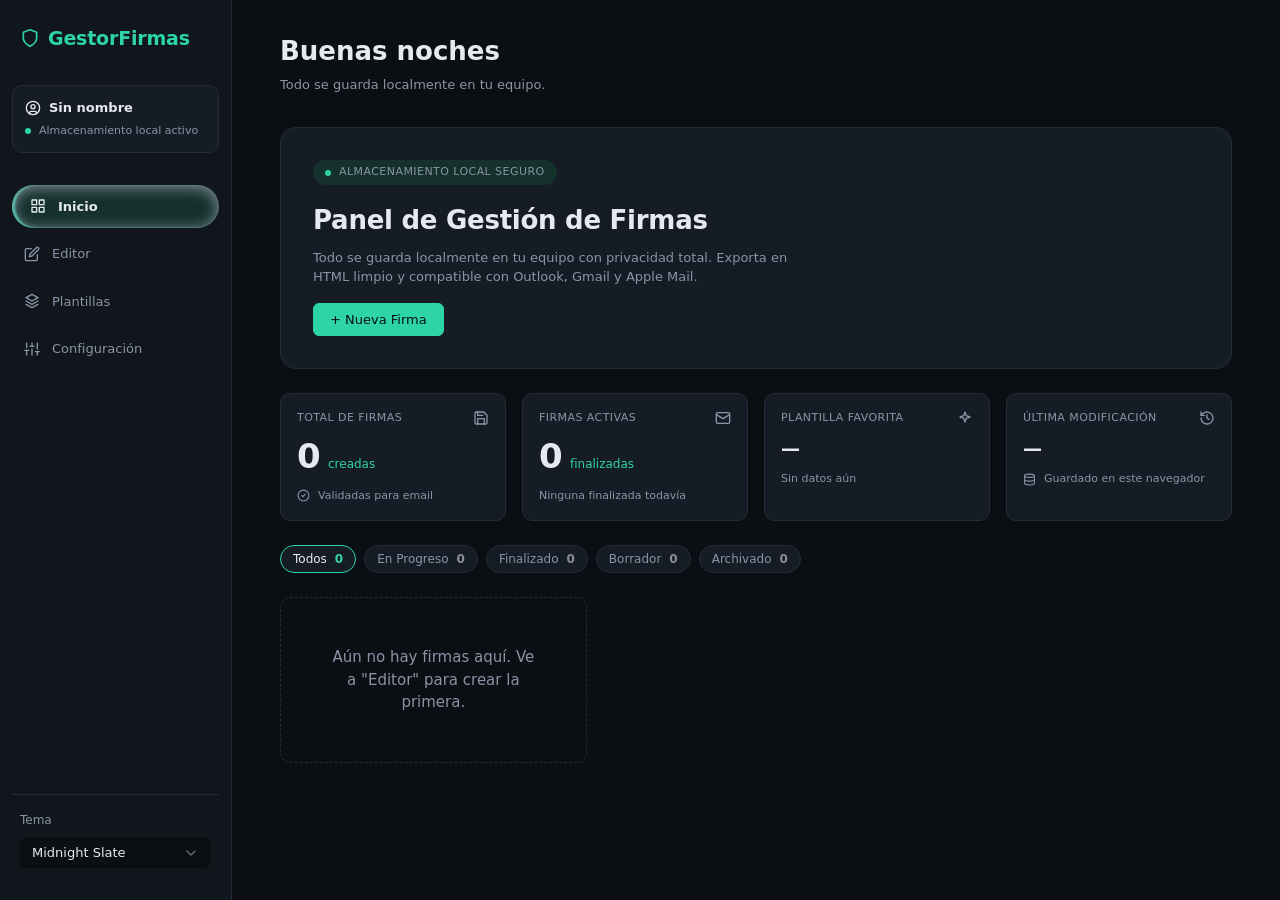
<file: index.html>
<!DOCTYPE html>
<html lang="es" data-theme="minimal">
<head>
<meta charset="UTF-8" />
<meta name="viewport" content="width=device-width, initial-scale=1.0" />
<title>Gestor de Firmas</title>
<link rel="stylesheet" href="css/tokens.css" />
<link rel="stylesheet" href="css/layout.css" />
<link rel="stylesheet" href="css/theme-minimal.css" />
<link rel="stylesheet" href="css/theme-glass.css" />
<link rel="stylesheet" href="css/theme-modern.css" />
<link rel="stylesheet" href="css/theme-blush.css">
<link rel="stylesheet" href="css/theme-ink.css">
<link rel="stylesheet" href="css/theme-aurora.css">
<link rel="stylesheet" href="css/theme-ocean.css">
</head>
<body>

<!--
  SPRITE DE ÍCONOS
  Todos los íconos SVG viven aquí una sola vez, escondidos. Después se usan
  en cualquier parte con:  <svg class="icon"><use href="#i-editor"></use></svg>
  Ventaja: no repites el código del ícono 10 veces, y no hay dependencias
  externas (nada de CDN). Si quieres cambiar un ícono, lo cambias solo aquí.
  Todos usan stroke="currentColor" para que tomen el color del texto que los rodea.
-->
<svg width="0" height="0" style="position:absolute" aria-hidden="true">
  <defs>
    <symbol id="i-usuario" viewBox="0 0 24 24" fill="none" stroke="currentColor" stroke-width="2" stroke-linecap="round" stroke-linejoin="round">
      <circle cx="12" cy="12" r="10"/>
      <circle cx="12" cy="10" r="3"/>
      <path d="M7 20.662V19a2 2 0 0 1 2-2h6a2 2 0 0 1 2 2v1.662"/>
    </symbol>
    <symbol id="i-dashboard" viewBox="0 0 24 24" fill="none" stroke="currentColor" stroke-width="2" stroke-linecap="round" stroke-linejoin="round">
      <rect x="3" y="3" width="7" height="7"/><rect x="14" y="3" width="7" height="7"/>
      <rect x="14" y="14" width="7" height="7"/><rect x="3" y="14" width="7" height="7"/>
    </symbol>
    <symbol id="i-editor" viewBox="0 0 24 24" fill="none" stroke="currentColor" stroke-width="2" stroke-linecap="round" stroke-linejoin="round">
      <path d="M11 4H4a2 2 0 0 0-2 2v14a2 2 0 0 0 2 2h14a2 2 0 0 0 2-2v-7"/>
      <path d="M18.5 2.5a2.12 2.12 0 0 1 3 3L12 15l-4 1 1-4Z"/>
    </symbol>
    <symbol id="i-plantillas" viewBox="0 0 24 24" fill="none" stroke="currentColor" stroke-width="2" stroke-linecap="round" stroke-linejoin="round">
      <path d="m12 2 9 5-9 5-9-5 9-5Z"/><path d="m3 17 9 5 9-5"/><path d="m3 12 9 5 9-5"/>
    </symbol>
    <symbol id="i-config" viewBox="0 0 24 24" fill="none" stroke="currentColor" stroke-width="2" stroke-linecap="round" stroke-linejoin="round">
      <line x1="4" y1="21" x2="4" y2="14"/><line x1="4" y1="10" x2="4" y2="3"/>
      <line x1="12" y1="21" x2="12" y2="12"/><line x1="12" y1="8" x2="12" y2="3"/>
      <line x1="20" y1="21" x2="20" y2="16"/><line x1="20" y1="12" x2="20" y2="3"/>
      <line x1="1" y1="14" x2="7" y2="14"/><line x1="9" y1="8" x2="15" y2="8"/><line x1="17" y1="16" x2="23" y2="16"/>
    </symbol>
    <symbol id="i-total" viewBox="0 0 24 24" fill="none" stroke="currentColor" stroke-width="2" stroke-linecap="round" stroke-linejoin="round">
      <path d="M19 21H5a2 2 0 0 1-2-2V5a2 2 0 0 1 2-2h11l5 5v11a2 2 0 0 1-2 2Z"/>
      <path d="M17 21v-8H7v8"/><path d="M7 3v5h8"/>
    </symbol>
    <symbol id="i-activas" viewBox="0 0 24 24" fill="none" stroke="currentColor" stroke-width="2" stroke-linecap="round" stroke-linejoin="round">
      <rect x="2" y="4" width="20" height="16" rx="2"/><path d="m22 7-10 6L2 7"/>
    </symbol>
    <symbol id="i-favorita" viewBox="0 0 24 24" fill="none" stroke="currentColor" stroke-width="2" stroke-linecap="round" stroke-linejoin="round">
      <path d="M12 3 13.9 8.6 19.5 10.5 13.9 12.4 12 18 10.1 12.4 4.5 10.5 10.1 8.6 12 3Z"/>
    </symbol>
    <symbol id="i-reloj" viewBox="0 0 24 24" fill="none" stroke="currentColor" stroke-width="2" stroke-linecap="round" stroke-linejoin="round">
      <path d="M3 12a9 9 0 1 0 3-6.7L3 8"/><path d="M3 3v5h5"/><path d="M12 7v5l3 2"/>
    </symbol>
    <symbol id="i-check" viewBox="0 0 24 24" fill="none" stroke="currentColor" stroke-width="2" stroke-linecap="round" stroke-linejoin="round">
      <circle cx="12" cy="12" r="10"/><path d="m9 12 2 2 4-4"/>
    </symbol>
    <symbol id="i-escudo" viewBox="0 0 24 24" fill="none" stroke="currentColor" stroke-width="2" stroke-linecap="round" stroke-linejoin="round">
      <path d="M12 22s8-4 8-10V5l-8-3-8 3v7c0 6 8 10 8 10Z"/>
    </symbol>
    <symbol id="i-base" viewBox="0 0 24 24" fill="none" stroke="currentColor" stroke-width="2" stroke-linecap="round" stroke-linejoin="round">
      <ellipse cx="12" cy="5" rx="9" ry="3"/><path d="M3 5v14c0 1.7 4 3 9 3s9-1.3 9-3V5"/><path d="M3 12c0 1.7 4 3 9 3s9-1.3 9-3"/>
    </symbol>
  </defs>
</svg>

<div id="app">

  <!-- ============ SIDEBAR ============ -->
  <aside class="sidebar">
    <div class="brand">
      <svg class="icon brand-icon"><use href="#i-escudo"></use></svg>
      <span class="brand-text">Gestor<span>Firmas</span></span>
    </div>

    <!-- Bloque de identidad: nombre del usuario + estado del almacenamiento -->
    <div class="profile-block">
      <div class="profile-in">
        <svg class="icon icon-user"><use href="#i-usuario"></use></svg>
        <div class="profile-name" id="profile-name">Sin nombre</div>
      </div>
      <div class="profile-status"><span class="dot"></span> Almacenamiento local activo</div>
    </div>

    <nav class="nav">
      <div class="nav-item active" data-view="dashboard">
        <svg class="icon"><use href="#i-dashboard"></use></svg> Inicio
      </div>
      <div class="nav-item" data-view="editor">
        <svg class="icon"><use href="#i-editor"></use></svg> Editor
      </div>
      <div class="nav-item" data-view="plantillas">
        <svg class="icon"><use href="#i-plantillas"></use></svg> Plantillas
      </div>
      <div class="nav-item" data-view="ajustes">
        <svg class="icon"><use href="#i-config"></use></svg> Configuración
      </div>
    </nav>

    <!-- Selector de tema: ahora es una lista, no un <select> -->
    <div class="theme-switch">
      <label for="theme-select">Tema</label>
      <select id="theme-select">
        <button>
          <selectedcontent></selectedcontent>
        </button>
        <option value="minimal">Minimalista</option>
        <option value="glass">Glassmorphism</option>
        <option value="modern">Midnight Slate</option>
        <option value="ink">Ink</option>
        <option value="blush">Blush</option>
        <option value="ocean">Ocean</option>
        <option value="aurora">Aurora</option>
      </select>
    </div>
    <!--<div class="theme-switch">
      <label>Tema visual</label>
      <div class="theme-list" id="theme-list">
        <div class="theme-option" data-theme-value="glass">
          <span class="swatch" style="background:#5EEAD4"></span>
          <span class="theme-name">Glassmorphism</span>
          <svg class="icon check"><use href="#i-check"></use></svg>
        </div>
        <div class="theme-option" data-theme-value="minimal">
          <span class="swatch" style="background:#33406B"></span>
          <span class="theme-name">Minimalista</span>
          <svg class="icon check"><use href="#i-check"></use></svg>
        </div>
        <div class="theme-option" data-theme-value="modern">
          <span class="swatch" style="background:#2DD4A7"></span>
          <span class="theme-name">Midnight Slate</span>
          <svg class="icon check"><use href="#i-check"></use></svg>
        </div>
      </div>
    </div>-->
  </aside>

  <!-- ============ MAIN ============ -->
  <main class="main">

    <div class="header-greeting">
      <div>
        <h1 id="greeting-text">Hola</h1>
        <div class="subtitle">Todo se guarda localmente en tu equipo.</div>
      </div>
    </div>

    <!-- VISTA: DASHBOARD -->
    <section class="view active" id="view-dashboard">

      <!-- Tarjeta de bienvenida -->
      <div class="hero-card">
        <div class="hero-badge"><span class="dot"></span> Almacenamiento local seguro</div>
        <h2>Panel de Gestión de Firmas</h2>
        <p>Todo se guarda localmente en tu equipo con privacidad total. Exporta en HTML
           limpio y compatible con Outlook, Gmail y Apple Mail.</p>
        <button class="primary" id="btn-nueva-firma">+ Nueva Firma</button>
      </div>

      <!-- Fila de métricas: los valores los calcula metrics.js desde la biblioteca -->
      <div class="metrics-row">
        <div class="metric-card">
          <div class="metric-head">
            <span class="metric-label">Total de firmas</span>
            <svg class="icon"><use href="#i-total"></use></svg>
          </div>
          <div class="metric-value"><strong id="m-total">0</strong> <span>creadas</span></div>
          <div class="metric-foot"><svg class="icon"><use href="#i-check"></use></svg> Validadas para email</div>
        </div>

        <div class="metric-card">
          <div class="metric-head">
            <span class="metric-label">Firmas activas</span>
            <svg class="icon"><use href="#i-activas"></use></svg>
          </div>
          <div class="metric-value"><strong id="m-activas">0</strong> <span>finalizadas</span></div>
          <div class="metric-foot" id="m-activas-foot">Listas para usar</div>
        </div>

        <div class="metric-card">
          <div class="metric-head">
            <span class="metric-label">Plantilla favorita</span>
            <svg class="icon"><use href="#i-favorita"></use></svg>
          </div>
          <div class="metric-value"><strong id="m-favorita" class="is-text">—</strong></div>
          <div class="metric-foot" id="m-favorita-foot">Sin datos aún</div>
        </div>

        <div class="metric-card">
          <div class="metric-head">
            <span class="metric-label">Última modificación</span>
            <svg class="icon"><use href="#i-reloj"></use></svg>
          </div>
          <div class="metric-value"><strong id="m-ultima" class="is-text">—</strong></div>
          <div class="metric-foot"><svg class="icon"><use href="#i-base"></use></svg> Guardado en este navegador</div>
        </div>
      </div>

      <div class="status-filters" id="status-filters">
        <div class="status-chip active" data-status="todos">Todos <span class="count" data-count="todos">0</span></div>
        <div class="status-chip" data-status="en-progreso">En Progreso <span class="count" data-count="en-progreso">0</span></div>
        <div class="status-chip" data-status="finalizado">Finalizado <span class="count" data-count="finalizado">0</span></div>
        <div class="status-chip" data-status="borrador">Borrador <span class="count" data-count="borrador">0</span></div>
        <div class="status-chip" data-status="archivado">Archivado <span class="count" data-count="archivado">0</span></div>
      </div>

      <div class="card-grid" id="signature-grid"></div>
    </section>

    <!-- VISTA: EDITOR -->
    <section class="view" id="view-editor">
      <div class="editor-toolbar">
        <select class="select-opcions" id="editor-template-select">
          <option value="minimal">Plantilla: Minimalista</option>
          <option value="corporate">Plantilla: Corporativa</option>
        </select>
        <div class="actions">
          <select class="select-opcions" id="editor-status-select">
            <option value="en-progreso">En Progreso</option>
            <option value="finalizado">Finalizado</option>
            <option value="borrador">Borrador</option>
            <option value="archivado">Archivado</option>
          </select>
          <button id="btn-save">Guardar en biblioteca</button>
          <button id="btn-export" class="primary">Exportar…</button>
        </div>
      </div>

      <div class="editor-split">
        <div class="editor-form">

          <!-- Pestañas: reorganizan el mismo formulario de siempre en 4 grupos.
               Los <input> conservan exactamente los mismos id="f-..." de antes,
               así que editor.js no necesita ningún cambio — solo cambia DÓNDE
               vive cada campo en el HTML, no cómo se leen. -->
          <div class="tab-bar" id="editor-tabs">
            <button type="button" class="tab-btn active" data-tab="personal">Personal</button>
            <button type="button" class="tab-btn" data-tab="empresa">Empresa</button>
            <button type="button" class="tab-btn" data-tab="contacto">Contacto</button>
            <button type="button" class="tab-btn" data-tab="social">Social</button>
          </div>

          <div class="tab-panel active" data-tab-panel="personal">
            <div class="field-group"><label>Nombre completo</label><input id="f-nombre" placeholder="Ej. Jesús Pérez" /></div>
            <div class="field-group"><label>Cargo</label><input id="f-cargo" placeholder="Ej. Desarrollador de Software" /></div>
          </div>

          <div class="tab-panel" data-tab-panel="empresa">
            <div class="field-group"><label>Empresa</label><input id="f-empresa" placeholder="Ej. Mi Empresa C.A." /></div>
            <div class="field-group"><label>Sitio web</label><input id="f-web" placeholder="https://" /></div>
            <div class="field-group"><label>Logo / Avatar (URL local o remota)</label><input id="f-logo" placeholder="https://... o ruta local" /></div>
          </div>

          <div class="tab-panel" data-tab-panel="contacto">
            <div class="field-group"><label>Teléfono</label><input id="f-telefono" placeholder="+58 000 0000000" /></div>
            <div class="field-group"><label>Correo</label><input id="f-correo" placeholder="tu@correo.com" /></div>
          </div>

          <div class="tab-panel" data-tab-panel="social">
            <div class="field-group"><label>Redes sociales (separadas por coma)</label><input id="f-redes" placeholder="linkedin.com/in/..., twitter.com/..." /></div>
          </div>

          <!-- Campos personalizados: se dejan siempre visibles, fuera de las
               pestañas, porque no son parte del mockup original de tabs y
               así no se pierden de vista sea cual sea la pestaña activa. -->
          <div class="field-group custom-fields-section">
            <label>Campos personalizados</label>
            <div id="custom-fields-list"></div>
            <button id="btn-add-field" type="button">+ Añadir campo</button>
          </div>
        </div>

        <div class="preview-pane">
          <div class="preview-panel">
            <div class="preview-buttons">
                <span class="preview-icon_button"></span>
                <span class="preview-icon_button"></span>
                <span class="preview-icon_button"></span>
            </div>
            <div class="preview-label">Mail - Bandeja de Salida (Borrador)</div>
            <div class="preview-setting">
              <svg xmlns="http://www.w3.org/2000/svg" style="height: 24px;" fill="none" viewBox="0 0 24 24" stroke-width="1.5" stroke="currentColor" class="size-6">
                <path stroke-linecap="round" stroke-linejoin="round" d="M9.594 3.94c.09-.542.56-.94 1.11-.94h2.593c.55 0 1.02.398 1.11.94l.213 1.281c.063.374.313.686.645.87.074.04.147.083.22.127.325.196.72.257 1.075.124l1.217-.456a1.125 1.125 0 0 1 1.37.49l1.296 2.247a1.125 1.125 0 0 1-.26 1.431l-1.003.827c-.293.241-.438.613-.43.992a7.723 7.723 0 0 1 0 .255c-.008.378.137.75.43.991l1.004.827c.424.35.534.955.26 1.43l-1.298 2.247a1.125 1.125 0 0 1-1.369.491l-1.217-.456c-.355-.133-.75-.072-1.076.124a6.47 6.47 0 0 1-.22.128c-.331.183-.581.495-.644.869l-.213 1.281c-.09.543-.56.94-1.11.94h-2.594c-.55 0-1.019-.398-1.11-.94l-.213-1.281c-.062-.374-.312-.686-.644-.87a6.52 6.52 0 0 1-.22-.127c-.325-.196-.72-.257-1.076-.124l-1.217.456a1.125 1.125 0 0 1-1.369-.49l-1.297-2.247a1.125 1.125 0 0 1 .26-1.431l1.004-.827c.292-.24.437-.613.43-.991a6.932 6.932 0 0 1 0-.255c.007-.38-.138-.751-.43-.992l-1.004-.827a1.125 1.125 0 0 1-.26-1.43l1.297-2.247a1.125 1.125 0 0 1 1.37-.491l1.216.456c.356.133.751.072 1.076-.124.072-.044.146-.086.22-.128.332-.183.582-.495.644-.869l.214-1.28Z" />
                <path stroke-linecap="round" stroke-linejoin="round" d="M15 12a3 3 0 1 1-6 0 3 3 0 0 1 6 0Z" />
              </svg>
            </div>
          </div>
          <iframe id="preview-frame" title="Vista previa de la firma"></iframe>
        </div>
      </div>
    </section>

    <!-- VISTA: PLANTILLAS -->
    <section class="view" id="view-plantillas">
      <div class="template-grid" id="template-grid"></div>
    </section>

    <!-- VISTA: AJUSTES -->
    <section class="view" id="view-ajustes">
      <div class="field-group" style="max-width:360px">
        <label>Tu nombre (para el saludo)</label>
        <input id="settings-username" placeholder="¿Cómo quieres que te llamemos?" />
        <button id="btn-save-username" class="primary" style="margin-top:8px">Guardar</button>
      </div>
    </section>

  </main>
</div>

<script src="js/storage.js"></script>
<script src="js/greeting.js"></script>
<script src="js/theme.js"></script>
<script src="js/fields.js"></script>
<script src="js/editor.js"></script>
<script src="js/export.js"></script>
<script src="js/metrics.js"></script>
<script src="js/app.js"></script>
</body>
</html>
</file>
<file: css/tokens.css>
/* tokens.css — valores compartidos por TODOS los temas.
   Cada tema (minimal / glass) sobreescribe únicamente las variables de color. */

:root {
  /* Tipografía: una sola familia, dos pesos con roles claros.
     Fuente humanista para UI de trabajo prolongado — no un display llamativo. */
  --font-ui: "Inter", "Public Sans", system-ui, -apple-system, sans-serif;
  --font-size-xs: 12px;
  --font-size-sm: 13px;
  --font-size-md: 15px;
  --font-size-lg: 19px;
  --font-size-xl: 26px;
  --line-height-base: 1.5;

  /* Espaciado — escala de 4px */
  --space-1: 4px;
  --space-2: 8px;
  --space-3: 12px;
  --space-4: 16px;
  --space-5: 24px;
  --space-6: 32px;
  --space-7: 48px;

  /* Layout */
  --sidebar-width: 232px;
  --radius-sm: 6px;
  --radius-md: 10px;
  --radius-lg: 16px;

  /* Transiciones — solo para cambios de estado, no decorativas */
  --transition-fast: 120ms ease;
  --transition-theme: 200ms ease;
}

* { box-sizing: border-box; }

html, body {
  margin: 0;
  height: 100%;
  font-family: var(--font-ui);
  font-size: var(--font-size-md);
  line-height: var(--line-height-base);
  color: var(--color-text);
  background: var(--color-bg);
  transition: background var(--transition-theme), color var(--transition-theme);
}

#app {
  display: grid;
  grid-template-columns: var(--sidebar-width) 1fr;
  height: 100vh;
  overflow: hidden;
}

button {
  font-family: inherit;
  font-size: var(--font-size-sm);
  cursor: pointer;
  border: 1px solid var(--color-border);
  background: var(--color-surface);
  color: var(--color-text);
  border-radius: var(--radius-sm);
  padding: var(--space-2) var(--space-4);
  transition: background var(--transition-fast), border-color var(--transition-fast);
}
button:hover { border-color: var(--color-accent); }
button.primary {
  background: var(--color-accent);
  border-color: var(--color-accent);
  color: var(--color-on-accent);
}

input, textarea {
  font-family: inherit;
  font-size: var(--font-size-sm);
  color: var(--color-text);
  background: var(--color-surface);
  border: 1px solid var(--color-border);
  border-radius: var(--radius-sm);
  padding: var(--space-2) var(--space-3);
  width: 100%;
}

select {
  font-family: inherit;
  font-size: var(--font-size-sm);
  color: var(--color-text);
  background: var(--color-bg);/*
  border: 1px solid var(--color-border);*/
  border: none;
  border-radius: var(--radius-sm);
  padding: var(--space-2) var(--space-6) var(--space-2) var(--space-3);
  width: 100%;
  cursor: pointer;

  appearance: none;
  -webkit-appearance: none;
  background-image: url("data:image/svg+xml,%3Csvg xmlns='http://www.w3.org/2000/svg' viewBox='0 0 24 24' fill='none' stroke='%236F6F6C' stroke-width='2' stroke-linecap='round' stroke-linejoin='round'%3E%3Cpolyline points='6 9 12 15 18 9'%3E%3C/polyline%3E%3C/svg%3E");
  background-repeat: no-repeat;
  background-position: right var(--space-3) center;
  background-size: 16px;
  transition: background-position var(--transition-fast), border-color var(--transition-fast);
}

select,
select::picker(select) {
  appearance: base-select;
  background-color: var(--color-bg);
  color: var(--color-text);
  margin-bottom: var(--space-2);
  border-radius: var(--radius-sm);
}

select::picker-icon {
  display: none;
}

select:open {
  outline: 2px solid var(--color-accent);
  outline-offset: 1px;
  background-image: url("data:image/svg+xml,%3Csvg xmlns='http://www.w3.org/2000/svg' viewBox='0 0 24 24' fill='none' stroke='%2333406B' stroke-width='2' stroke-linecap='round' stroke-linejoin='round'%3E%3Cpolyline points='18 15 12 9 6 15'%3E%3C/polyline%3E%3C/svg%3E");
}

selectedcontent .icon {
  display: none;
}

option {
  padding: var(--space-3) ;
}

option::checkmark {
  font-family: 'DaddyTimeMono Nerd Font';
  order: 1;
  margin-left: auto;
  margin-right: var(--space-2);
  content: "";
}

input:focus, textarea:focus {
  outline: 2px solid var(--color-accent);
  outline-offset: 1px;
}

/* accesibilidad: respetar preferencia de movimiento reducido */
@media (prefers-reduced-motion: reduce) {
  * { transition: none !important; }
}
</file>
<file: css/layout.css>
/* layout.css — estructura de los componentes. Todo el color viene de variables
   definidas por el tema activo (theme-minimal.css / theme-glass.css). */

.sidebar {
  background: var(--color-sidebar-bg);
  border-right: 1px solid var(--color-border);
  padding: var(--space-5) var(--space-3);
  display: flex;
  flex-direction: column;
  gap: var(--space-6);
  backdrop-filter: var(--sidebar-blur, none);
  /*margin: var(--space-4) var(--space-3);
  border-radius: var(--space-4);
  box-shadow: 0 1px 15px var(--color-surface);*/
}

.brand {
  font-size: var(--font-size-lg);
  font-weight: 600;
  letter-spacing: -0.01em;
  padding: 0 var(--space-2);
}
.brand span { color: var(--color-accent); }

.nav {
  display: flex;
  flex-direction: column;
  gap: var(--space-1);
}
.nav-item {
  display: flex;
  align-items: center;
  gap: var(--space-3);
  padding: var(--space-3);
  border-radius: var(--space-5);
  color: var(--color-text-muted);
  cursor: pointer;
  font-size: var(--font-size-sm);
  transition: background var(--transition-fast), color var(--transition-fast), padding var(--transition-theme),
  font-weight var(--transition-fast);
}
.nav-item:hover { background: var(--color-surface-hover); color: var(--color-text); }
.nav-item.active {
  background: var(--color-surface-active);
  color: var(--color-text);
  box-shadow: inset 0 2px 15px var(--color-text-muted),
              inset 3px 0 2px var(--color-accent);
  padding-left: calc(var(--space-3) + 6px);
  font-weight: bold;
  /*border-left: 3px solid var(--color-accent);*/
}

.theme-switch {
  margin-top: auto;
  display: flex;
  flex-direction: column;
  gap: var(--space-2);
  padding: var(--space-2);
  border-top: 1px solid var(--color-border);
  padding-top: var(--space-4);
}
.theme-switch label {
  font-size: var(--font-size-xs);
  color: var(--color-text-muted);
}

.main {
  overflow-y: auto;
  padding: var(--space-6) var(--space-7);
}

.header-greeting {
  display: flex;
  align-items: baseline;
  justify-content: space-between;
  margin-bottom: var(--space-6);
}
.header-greeting h1 {
  font-size: var(--font-size-xl);
  font-weight: 600;
  margin: 0;
}
.header-greeting .subtitle {
  color: var(--color-text-muted);
  font-size: var(--font-size-sm);
  margin-top: var(--space-1);
}

.view {
  display: none;
  cursor: pointer;
}
.view.active { display: block; }

/* --- Dashboard --- */
.status-filters { display: flex; gap: var(--space-2); margin-bottom: var(--space-5); }
.status-chip {
  padding: var(--space-1) var(--space-3);
  border-radius: 999px;
  border: 1px solid var(--color-border);
  font-size: var(--font-size-xs);
  color: var(--color-text-muted);
  background: var(--color-surface);
}
.status-chip.active { border-color: var(--color-accent); color: var(--color-text); }

.card-grid {
  display: grid;
  grid-template-columns: repeat(auto-fill, minmax(240px, 1fr));
  gap: var(--space-4);
}
.sig-card {
  background: var(--color-surface);
  border: 1px solid var(--color-border);
  border-radius: var(--radius-md);
  padding: var(--space-4);
  backdrop-filter: var(--card-blur, none);
  cursor: pointer;
  transition: border-color var(--transition-fast), transform var(--transition-fast);
}
.sig-card:hover { border-color: var(--color-accent); transform: translateY(-1px); }
.sig-card .name { font-weight: 600; margin-bottom: var(--space-1); }
.sig-card .meta { font-size: var(--font-size-xs); color: var(--color-text-muted); }
.sig-card .status-tag {
  display: inline-block;
  margin-top: var(--space-3);
  font-size: 11px;
  padding: 2px var(--space-2);
  border-radius: var(--radius-sm);
  background: var(--color-surface-active);
  color: var(--color-text-muted);
}

.empty-state {
  border: 1px dashed var(--color-border);
  border-radius: var(--radius-md);
  padding: var(--space-7);
  text-align: center;
  color: var(--color-text-muted);
}

/* --- Editor --- */
.editor-split {
  display: grid;
  grid-template-columns: 380px 1fr;
  gap: var(--space-5);
  height: calc(100vh - 220px);
}
.editor-form {
  overflow-y: scroll;
  padding-right: var(--space-3);
  padding-left: var(--space-2);
}
.field-group { margin-bottom: var(--space-4); }
.field-group label {
  display: block;
  font-size: var(--font-size-xs);
  color: var(--color-text-muted);
  margin-bottom: var(--space-1);
}

.custom-field-row {
  display: grid;
  grid-template-columns: 1fr 1fr auto auto;
  gap: var(--space-2);
  align-items: center;
  margin-bottom: var(--space-2);
  padding: var(--space-2);
  border: 1px solid var(--color-border);
  border-radius: var(--radius-sm);
  background: var(--color-surface);
}
.custom-field-row .drag-handle { cursor: grab; color: var(--color-text-muted); }
.custom-field-row .remove-field { color: var(--color-danger); border: none; background: none; }

.preview-pane {
  background: var(--color-preview-bg, var(--color-surface));
  border: 1px solid var(--color-border);
  border-radius: var(--radius-md);
  padding: var(--space-3) var(--space-5);
  display: flex;
  flex-direction: column;
}
.preview-panel {
  display: flex;
  flex-direction: row;
  justify-content: space-between;
  align-items: center;
}
.preview-buttons {
  display: flex;
  gap: var(--space-3);
}

.preview-icon_button {
  background-color: var(--color-border);
  width: 15px;
  height: 15px;
  border-radius: 50%;
}

.preview-icon_button:nth-of-type(2n) {
  background-color: var(--color-accent);
}


.preview-icon_button:nth-of-type(3n) {
  background-color: var(--color-danger);
}

.preview-pane .preview-label {
  font-size: var(--font-size-xs);
  color: var(--color-text-muted);
  margin-bottom: var(--space-3);
}
.preview-pane iframe {
  margin: var(--space-2) 0;
  flex: 1;
  width: 100%;
  border: none;
  background: #ffffff;
  border-radius: var(--radius-sm);
}

.editor-toolbar {
  display: flex;
  justify-content: space-between;
  align-items: center;
  gap: var(--space-3);
  flex-wrap: wrap;
  margin-bottom: var(--space-4);
}

.editor-toolbar select {
  width: auto;
  min-width: 140px;
}

.editor-toolbar option::checkmark {
  content: "";
}

.editor-toolbar .actions {
  display: flex;
  gap: var(--space-2); }

/* --- Plantillas --- */
.template-grid {
  display: grid;
  grid-template-columns: repeat(auto-fill, minmax(220px, 1fr));
  gap: var(--space-4);
}
.template-card {
  border: 1px solid var(--color-border);
  border-radius: var(--radius-md);
  overflow: hidden;
  background: var(--color-surface);
}
.template-card .thumb { height: 110px; background: #fff; }
.template-card .info { padding: var(--space-3); }

/* ==========================================================
   AÑADIDOS: sidebar con íconos, perfil, lista de temas,
   tarjeta hero y fila de métricas.
   ========================================================== */

/* --- Íconos SVG ---
   .icon es el tamaño base. currentColor hace que el ícono tome
   automáticamente el color del texto de su contenedor, así no hay
   que redefinir colores por tema. */
.icon {
  width: 16px;
  height: 16px;
  flex-shrink: 0;           /* evita que el ícono se aplaste si falta espacio */
  stroke: currentColor;
  fill: none;
}

/* --- Marca --- */
.brand {
  display: flex;
  align-items: center;
  gap: var(--space-2);
}
.brand-icon {
  width: 20px;
  height: 20px;
  color: var(--color-accent);
}

/* --- Bloque de perfil (nombre + estado) --- */
.profile-block {
  padding: var(--space-3);
  border: 1px solid var(--color-border);
  border-radius: var(--radius-md);
  background: var(--color-surface);
  backdrop-filter: var(--card-blur, none);
}
.profile-in {
  display: flex;
  align-items: center;
  gap: var(--space-2);
  padding-bottom: var(--space-1);
}
.profile-name {
  font-size: var(--font-size-sm);
  font-weight: 600;
  margin-bottom: 2px;
}
.profile-status {
  display: flex;
  align-items: center;
  gap: var(--space-2);
  font-size: 11px;
  color: var(--color-text-muted);
}
/* El puntito verde de "activo" */
.dot {
  width: 6px;
  height: 6px;
  border-radius: 50%;
  background: var(--color-accent);
  flex-shrink: 0;
}

/* --- Lista de temas (reemplaza al <select>) --- */
.theme-list {
  display: flex;
  flex-direction: column;
  gap: var(--space-1);
}
.theme-option {
  display: flex;
  align-items: center;
  gap: var(--space-2);
  padding: var(--space-2) var(--space-3);
  border-radius: var(--radius-sm);
  font-size: var(--font-size-xs);
  color: var(--color-text-muted);
  cursor: pointer;
  transition: background var(--transition-fast), color var(--transition-fast);
}
.theme-option:hover { background: var(--color-surface-hover); color: var(--color-text); }
.theme-option .theme-name { flex: 1; }   /* empuja el check hasta la derecha */
.theme-option .swatch {
  width: 8px;
  height: 8px;
  border-radius: 50%;
  flex-shrink: 0;
}
/* El check solo se ve en el tema seleccionado */
.theme-option .check { opacity: 0; color: var(--color-accent); }
.theme-option.active { color: var(--color-text); }
.theme-option.active .check { opacity: 1; }

/* --- Tarjeta hero (bienvenida) --- */
.hero-card {
  position: relative;
  padding: var(--space-6);
  margin-bottom: var(--space-5);
  border: 1px solid var(--color-border);
  border-radius: var(--radius-lg);
  background: var(--color-surface);
  backdrop-filter: var(--card-blur, none);
}
.hero-badge {
  display: inline-flex;
  align-items: center;
  gap: var(--space-2);
  padding: var(--space-1) var(--space-3);
  border-radius: 999px;
  background: var(--color-surface-active);
  color: var(--color-text-muted);
  font-size: 11px;
  letter-spacing: 0.04em;
  text-transform: uppercase;
  margin-bottom: var(--space-4);
}
.hero-card h2 {
  margin: 0 0 var(--space-2);
  font-size: var(--font-size-xl);
  font-weight: 600;
  letter-spacing: -0.01em;
}
.hero-card p {
  margin: 0 0 var(--space-4);
  max-width: 60ch;               /* línea legible, no se estira infinito */
  color: var(--color-text-muted);
  font-size: var(--font-size-sm);
}

/* --- Fila de métricas --- */
.metrics-row {
  display: grid;
  grid-template-columns: repeat(auto-fit, minmax(200px, 1fr));
  gap: var(--space-4);
  margin-bottom: var(--space-5);
}
.metric-card {
  padding: var(--space-4);
  border: 1px solid var(--color-border);
  border-radius: var(--radius-md);
  background: var(--color-surface);
  backdrop-filter: var(--card-blur, none);
}
.metric-head {
  display: flex;
  align-items: center;
  justify-content: space-between;
  gap: var(--space-2);
  margin-bottom: var(--space-3);
  color: var(--color-text-muted);
}
.metric-label {
  font-size: 11px;
  letter-spacing: 0.04em;
  text-transform: uppercase;
}
.metric-value {
  display: flex;
  align-items: baseline;      /* alinea el número grande con el texto chico */
  gap: var(--space-2);
}
.metric-value strong {
  font-size: 34px;
  font-weight: 600;
  line-height: 1.1;
  letter-spacing: -0.02em;
}
/* Cuando el valor es una palabra (ej. "Minimalista") y no un número grande */
.metric-value strong.is-text {
  font-size: var(--font-size-lg);
}
.metric-value span {
  font-size: var(--font-size-xs);
  color: var(--color-accent);
}
.metric-foot {
  display: flex;
  align-items: center;
  gap: var(--space-2);
  margin-top: var(--space-3);
  font-size: 11px;
  color: var(--color-text-muted);
}
.metric-foot .icon { width: 13px; height: 13px; }

/* --- Contadores dentro de los chips de estado --- */
.status-chip {
  display: inline-flex;
  align-items: center;
  gap: var(--space-2);
  cursor: pointer;
  transition: border-color var(--transition-fast), color var(--transition-fast);
}
.status-chip .count {
  font-weight: 600;
  color: var(--color-text);
  opacity: 0.55;
}
.status-chip.active .count { color: var(--color-accent); opacity: 1; }

/* ==========================================================
   AÑADIDOS parte 3: pestañas Personal/Empresa/Contacto/Social
   del formulario del editor.
   ========================================================== */

.tab-bar {
  display: flex;
  gap: 2px;
  margin-bottom: var(--space-4);
  padding: 4px;
  border: 1px solid var(--color-border);
  border-radius: var(--radius-sm);
  background: var(--color-surface);
}
.tab-btn {
  flex: 1;
  border: none;
  background: transparent;
  color: var(--color-text-muted);
  font-size: var(--font-size-xs);
  padding: var(--space-2) var(--space-1);
  border-radius: var(--radius-sm);
  cursor: pointer;
  transition: background var(--transition-fast), color var(--transition-fast);
}
.tab-btn:hover { color: var(--color-text); }
.tab-btn.active {
  background: var(--color-surface-active);
  color: var(--color-text);
  font-weight: 600;
}

/* Cada grupo de campos empieza oculto; solo se muestra el que tiene .active.
   Los <input> nunca se destruyen al cambiar de pestaña, así que el valor
   que escribiste en "Personal" sigue ahí aunque no lo estés viendo. */
.tab-panel { display: none; }
.tab-panel.active { display: block; }

.custom-fields-section {
  margin-top: var(--space-5);
  padding-top: var(--space-4);
  border-top: 1px solid var(--color-border);
}
</file>
<file: css/theme-minimal.css>
/* theme-minimal.css
   Líneas limpias, alto contraste, cero decoración. Base papel frío (no crema/terracota),
   un único acento índigo profundo reservado para acción y estado activo. */

[data-theme="minimal"] {
  --color-bg: #F6F6F4;
  --color-popup-bg: #FFFFFF;
  --color-sidebar-bg: #FFFFFF;
  --color-surface: #FFFFFF;
  --color-surface-hover: #EFEFEC;
  --color-surface-active: #E8E9F2;
  --color-border: #DEDDD7;
  --color-text: #1B1C1E;
  --color-text-muted: #6F6F6C;
  --color-accent: #33406B;
  --color-on-accent: #FFFFFF;
  --color-danger: #B3432B;

  --sidebar-blur: none;
  --card-blur: none;
}
</file>
<file: css/theme-glass.css>
/* theme-glass.css
   Base nocturna profunda, paneles translúcidos con desenfoque real,
   acento cian-verdoso usado con moderación (no acid-green genérico). */

[data-theme="glass"] {
  --color-bg: #0F1420;
  --color-popup-bg: #1A2230;
  --color-sidebar-bg: rgba(255, 255, 255, 0.04);
  --color-surface: rgba(255, 255, 255, 0.055);
  --color-surface-hover: rgba(255, 255, 255, 0.09);
  --color-surface-active: rgba(94, 234, 212, 0.12);
  --color-border: rgba(255, 255, 255, 0.12);
  --color-text: #EDEFF5;
  --color-text-muted: #9AA1B4;
  --color-accent: #5EEAD4;
  --color-on-accent: #0F1420;
  --color-danger: #F3897A;

  --sidebar-blur: blur(18px);
  --card-blur: blur(14px);
  --color-preview-bg: rgba(255, 255, 255, 0.05);
}

[data-theme="glass"] body {
  background-image: radial-gradient(circle at 15% 10%, rgba(94, 234, 212, 0.08), transparent 40%),
                     radial-gradient(circle at 85% 90%, rgba(94, 100, 234, 0.10), transparent 45%);
  background-attachment: fixed;
}
</file>
<file: css/theme-modern.css>
/* theme-modern.css — "Midnight Slate"
   Variante oscura SÓLIDA (no translúcida como glass): superficies opacas de
   pizarra azulada, sin desenfoque. Pensado para quien quiere modo oscuro
   pero sin el efecto de vidrio. Mismo acento verde-menta para coherencia. */

[data-theme="modern"] {
  --color-bg: #0B0F14;
  --color-popup-bg: #161C25;
  --color-sidebar-bg: #11161D;
  --color-surface: #161C25;
  --color-surface-hover: #1E2631;
  --color-surface-active: #14312B;
  --color-border: #232C38;
  --color-text: #E6EAF0;
  --color-text-muted: #8A94A6;
  --color-accent: #2DD4A7;
  --color-on-accent: #05120E;
  --color-danger: #F3897A;

  /* sin desenfoque: este tema es opaco a propósito */
  --sidebar-blur: none;
  --card-blur: none;
  --color-preview-bg: #161C25;
}
</file>
<file: css/theme-blush.css>
/* theme-blush.css
   Claro y cálido-rosado: fondo rubor muy suave, superficies blancas y acento
   frambuesa (magenta frío, no terracota). El peligro va en rojo-naranja para
   que no se confunda con el acento. */

[data-theme="blush"] {
  --color-bg: #FBF2F4;
  --color-sidebar-bg: #FFFFFF;
  --color-surface: #FFFFFF;
  --color-surface-hover: #F6E6EA;
  --color-surface-active: #F9DCE5;
  --color-border: #EBD5DB;
  --color-text: #2A1A21;
  --color-text-muted: #755F69;
  --color-accent: #B5285E;
  --color-on-accent: #FFFFFF;
  --color-danger: #B93815;

  --sidebar-blur: none;
  --card-blur: none;
  --color-preview-bg: #FFFFFF;
}
</file>
<file: css/theme-ink.css>
/* theme-ink.css
   Oscuro cálido: carbón con matiz de tinta y un acento dorado, como el sello de
   un documento firmado. Opaco, sin desenfoque. */

[data-theme="ink"] {
  --color-bg: #151311;
  --color-sidebar-bg: #1B1816;
  --color-surface: #211E1B;
  --color-surface-hover: #2B2723;
  --color-surface-active: #3A3020;
  --color-border: #332E29;
  --color-text: #F0EBE3;
  --color-text-muted: #A39A8E;
  --color-accent: #E3B45B;
  --color-on-accent: #1F1607;
  --color-danger: #F08A78;

  --sidebar-blur: none;
  --card-blur: none;
  --color-preview-bg: #211E1B;
}
</file>
<file: css/theme-aurora.css>
/* theme-aurora.css
   Oscuro SÓLIDO con base violeta-ciruela (sin desenfoque, distinto de glass y modern).
   Acento lavanda para acciones y estado activo; el resto queda en tonos discretos. */

[data-theme="aurora"] {
  --color-bg: #120F1F;
  --color-sidebar-bg: #181428;
  --color-surface: #1E1934;
  --color-surface-hover: #282146;
  --color-surface-active: #33285C;
  --color-border: #2E2750;
  --color-text: #ECE9F8;
  --color-text-muted: #9A93B8;
  --color-accent: #A78BFA;
  --color-on-accent: #170F33;
  --color-danger: #F58C96;

  --sidebar-blur: none;
  --card-blur: none;
  --color-preview-bg: #1E1934;
}
</file>
<file: css/theme-ocean.css>
/* theme-ocean.css
   Claro y fresco: fondo azul-hielo, superficies blancas y un acento azul petróleo
   con buen contraste sobre blanco. Pensado para trabajar horas con documentos. */

[data-theme="ocean"] {
  --color-bg: #EAF3F7;
  --color-sidebar-bg: #FFFFFF;
  --color-surface: #FFFFFF;
  --color-surface-hover: #E1EEF4;
  --color-surface-active: #D4EAF3;
  --color-border: #CFDFE7;
  --color-text: #12242E;
  --color-text-muted: #566B77;
  --color-accent: #0E7490;
  --color-on-accent: #FFFFFF;
  --color-danger: #B93A32;

  --sidebar-blur: none;
  --card-blur: none;
  --color-preview-bg: #FFFFFF;
}
</file>
